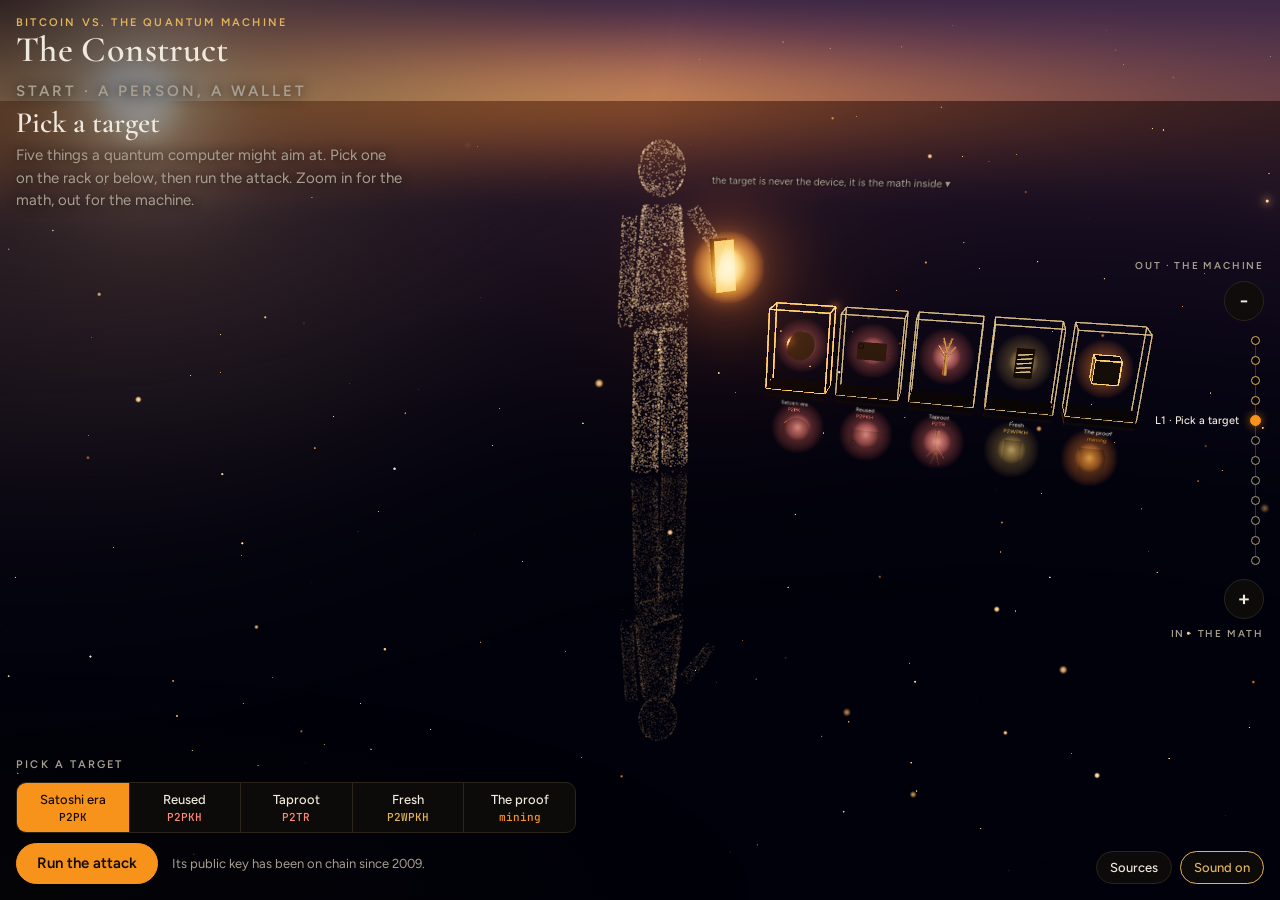
<file: index.html>
<!DOCTYPE html>
<html lang="en">
<head>
<meta charset="utf-8">
<meta name="viewport" content="width=device-width, initial-scale=1, viewport-fit=cover">
<title>THE CONSTRUCT — Bitcoin vs. The Quantum Machine</title>
<meta name="description" content="An infinite-zoom explorable. Zoom in to the elliptic-curve math that locks a bitcoin; zoom out to the quantum machine it would take to break it. Honest in both directions: never doom, never cope.">
<meta name="theme-color" content="#060504">
<link rel="icon" href="data:image/svg+xml,%3Csvg xmlns='http://www.w3.org/2000/svg' viewBox='0 0 64 64'%3E%3Crect width='64' height='64' rx='12' fill='%23060504'/%3E%3Ccircle cx='32' cy='32' r='15' fill='none' stroke='%23F7931A' stroke-width='4'/%3E%3Ccircle cx='32' cy='32' r='4' fill='%23E3B45C'/%3E%3C/svg%3E">
<script>
  // Embed mode is set before the first paint, so the full-page title never flashes inside a frame.
  if (/[?&]embed=1(&|$)/.test(location.search)) document.documentElement.classList.add('embed');
</script>
<link rel="preload" href="fonts/figtree-latin-400-normal.woff2" as="font" type="font/woff2" crossorigin>
<link rel="preload" href="fonts/figtree-latin-600-normal.woff2" as="font" type="font/woff2" crossorigin>
<link rel="preload" href="fonts/cormorant-garamond-latin-600-normal.woff2" as="font" type="font/woff2" crossorigin>
<link rel="preload" href="fonts/jetbrains-mono-latin-500-normal.woff2" as="font" type="font/woff2" crossorigin>
<link rel="stylesheet" href="css/construct.css">
<script type="importmap">
{ "imports": { "three": "./vendor/three/three.module.js", "three/addons/": "./vendor/three/addons/" } }
</script>
<link rel="modulepreload" href="vendor/three/three.core.js">
<link rel="modulepreload" href="vendor/three/three.module.js">
<script type="module" src="js/main.js"></script>
</head>
<body>
<canvas id="c" role="img" aria-label="A 3D scene on a zoom axis: in toward the math that locks a bitcoin, out toward the quantum machine it would take to break it."></canvas>

<div class="hud" id="hud">
  <header class="brand">
    <p class="kicker">Bitcoin vs. the quantum machine</p>
    <h1>The Construct</h1>
  </header>

  <section class="where" aria-live="polite">
    <p class="kicker" id="whereKicker"></p>
    <h2 id="whereTitle"></h2>
    <p id="whereText"></p>
  </section>

  <nav class="axis" aria-label="Zoom axis">
    <span class="end">Out · the machine</span>
    <div class="zoom"><button type="button" id="zoomOut" aria-label="Zoom out, toward the machine">−</button></div>
    <ol class="meter" id="meter"></ol>
    <div class="zoom"><button type="button" id="zoomIn" aria-label="Zoom in, toward the math">+</button></div>
    <span class="end">In · the math</span>
  </nav>

  <p class="hint" id="hint"><b>Scroll</b> or <b>pinch</b> to zoom · <b>drag</b> to look around · <b>+ / −</b> to step</p>

  <section class="dock" aria-label="Pick a target and run the attack">
    <p class="kicker">Pick a target</p>
    <div class="seg" role="group" aria-label="Target" id="targets"></div>
    <div class="run">
      <button type="button" class="btn solid" id="runBtn">Run the attack</button>
      <p id="runNote"></p>
    </div>
  </section>

  <details class="timeline" id="timeline" hidden>
    <summary class="kicker">The road from here</summary>
    <ol id="timelineList"></ol>
    <p id="timelineOdds"></p>
  </details>

  <p class="ticker" id="ticker" aria-live="polite"></p>

  <aside class="verdict" id="verdict" aria-live="polite" aria-labelledby="verdictTitle">
    <button type="button" class="x" id="verdictClose" aria-label="Close the verdict">×</button>
    <span class="badge" id="verdictBadge"></span>
    <h3 id="verdictTitle"></h3>
    <div id="verdictBody"></div>
  </aside>

  <div class="tools">
    <button type="button" class="tool" id="srcBtn" aria-haspopup="dialog" aria-label="Sources"><span class="l">Sources</span><span class="s" aria-hidden="true">[1]</span></button>
    <button type="button" class="tool" id="sndBtn" aria-pressed="false" aria-label="Sound"><span class="l">Sound off</span><span class="s" aria-hidden="true">♪</span></button>
    <button type="button" class="tool leave" id="leaveBtn" aria-label="Leave the construct"><span class="l">Leave (Esc)</span><span class="s" aria-hidden="true">✕</span></button>
  </div>
</div>

<div class="intro" id="intro">
  <div>
    <p class="kicker">Bitcoin vs. the quantum machine</p>
    <h1>The Construct</h1>
    <p><b>Scroll down</b> to fall into the math that locks a bitcoin. <b>Scroll up</b> to build the machine it would take to break it.</p>
    <p>Pick a target, then run the attack.</p>
    <p class="motto">Honest in both directions · never doom · never cope</p>
    <button type="button" class="btn" id="introGo">Begin</button>
  </div>
</div>

<div class="gate" id="gate">
  <p>Zoom in to the math that locks a bitcoin. Zoom out to the quantum machine it would take to break it.</p>
  <button type="button" class="btn solid" id="enterBtn">Enter the construct</button>
  <small>Inside, scroll or pinch to zoom. Leave with the button or Esc.</small>
</div>

<div class="sources" id="sources" role="dialog" aria-modal="true" aria-labelledby="sourcesTitle" hidden>
  <div>
    <button type="button" class="x" id="sourcesClose" aria-label="Close the sources">×</button>
    <p class="kicker">Checked 26 September 2026</p>
    <h2 id="sourcesTitle">Sources</h2>
    <p>Every number in the construct comes from one of these. Where they disagree, the construct shows the range. The machine in question does not exist yet, so its numbers are estimates.</p>
    <ol id="sourceList"></ol>
  </div>
</div>

<div class="err" id="err"><p>The construct needs WebGL 2. Try a recent Chrome, Safari, Firefox or Edge.</p></div>
<noscript><p style="position:fixed;inset:auto 0 0;padding:16px;text-align:center;color:#a79e90">The construct needs JavaScript and WebGL 2.</p></noscript>
</body>
</html>
</file>
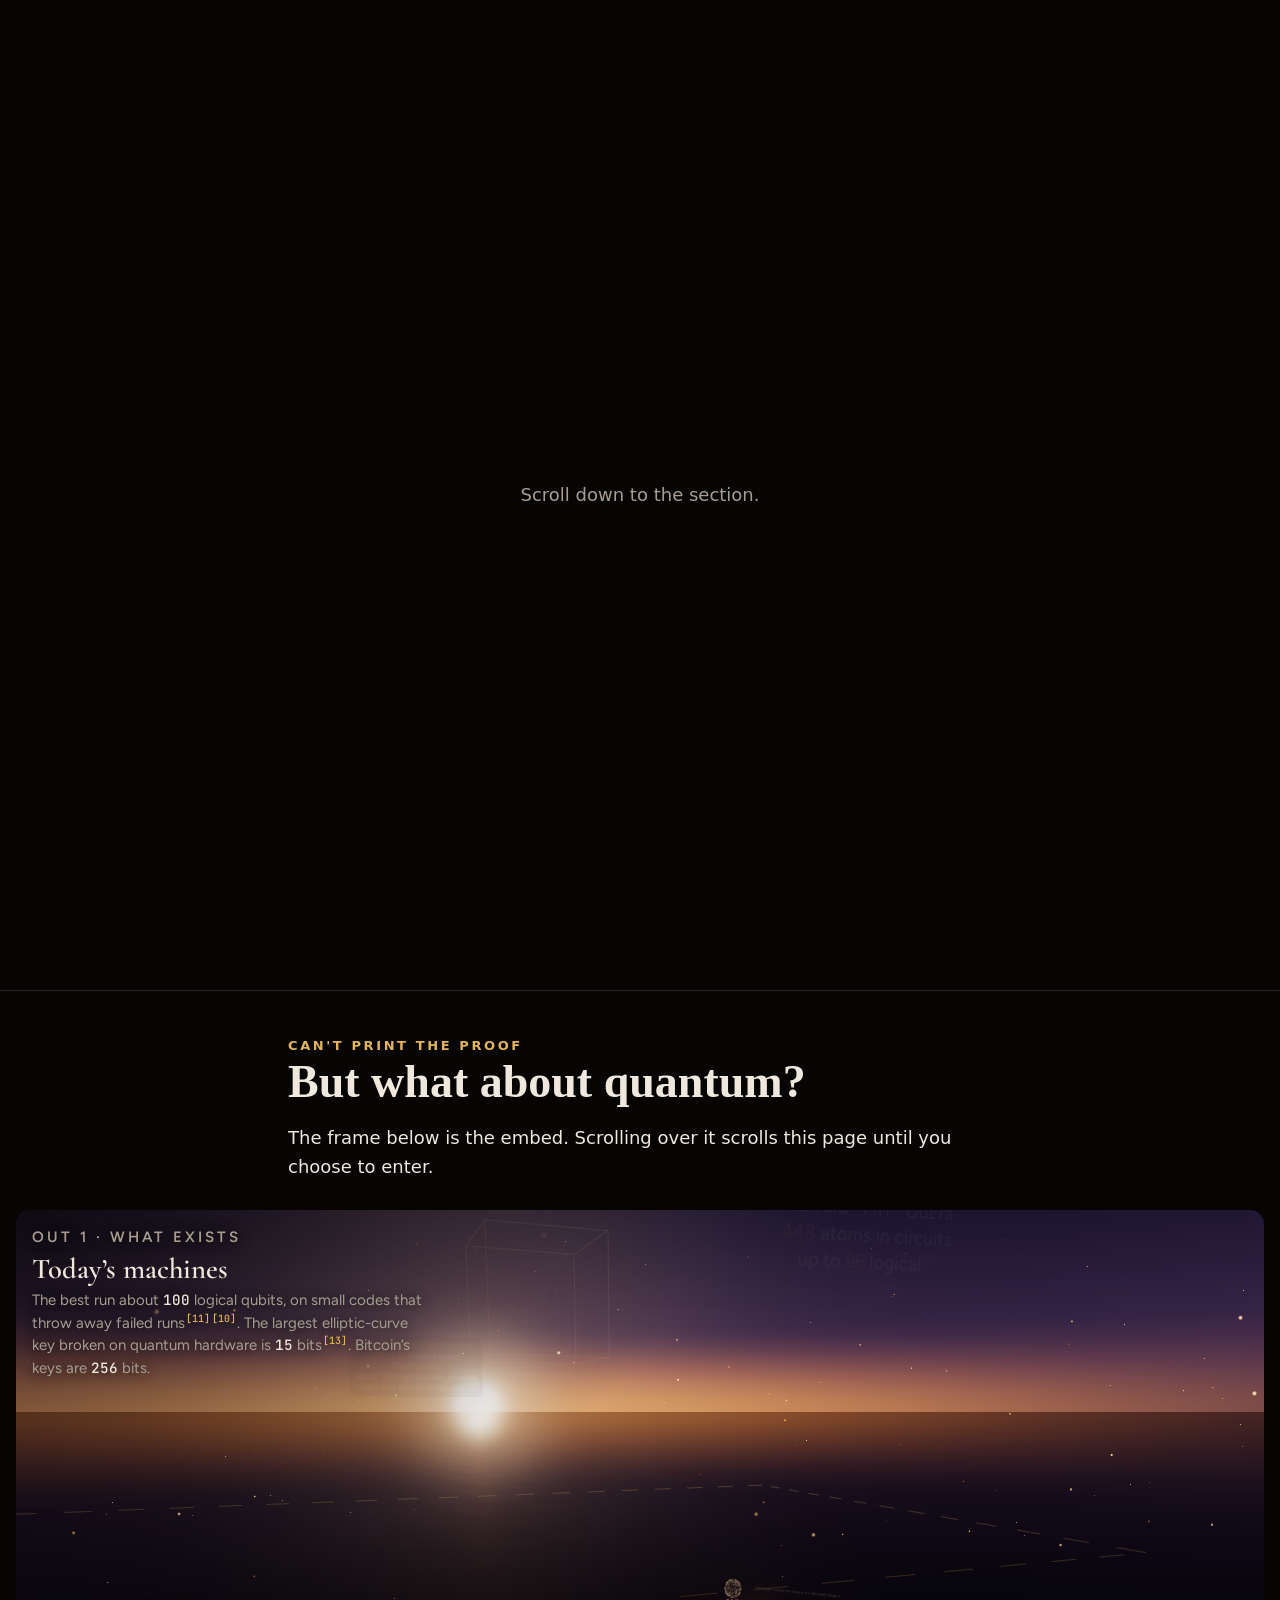
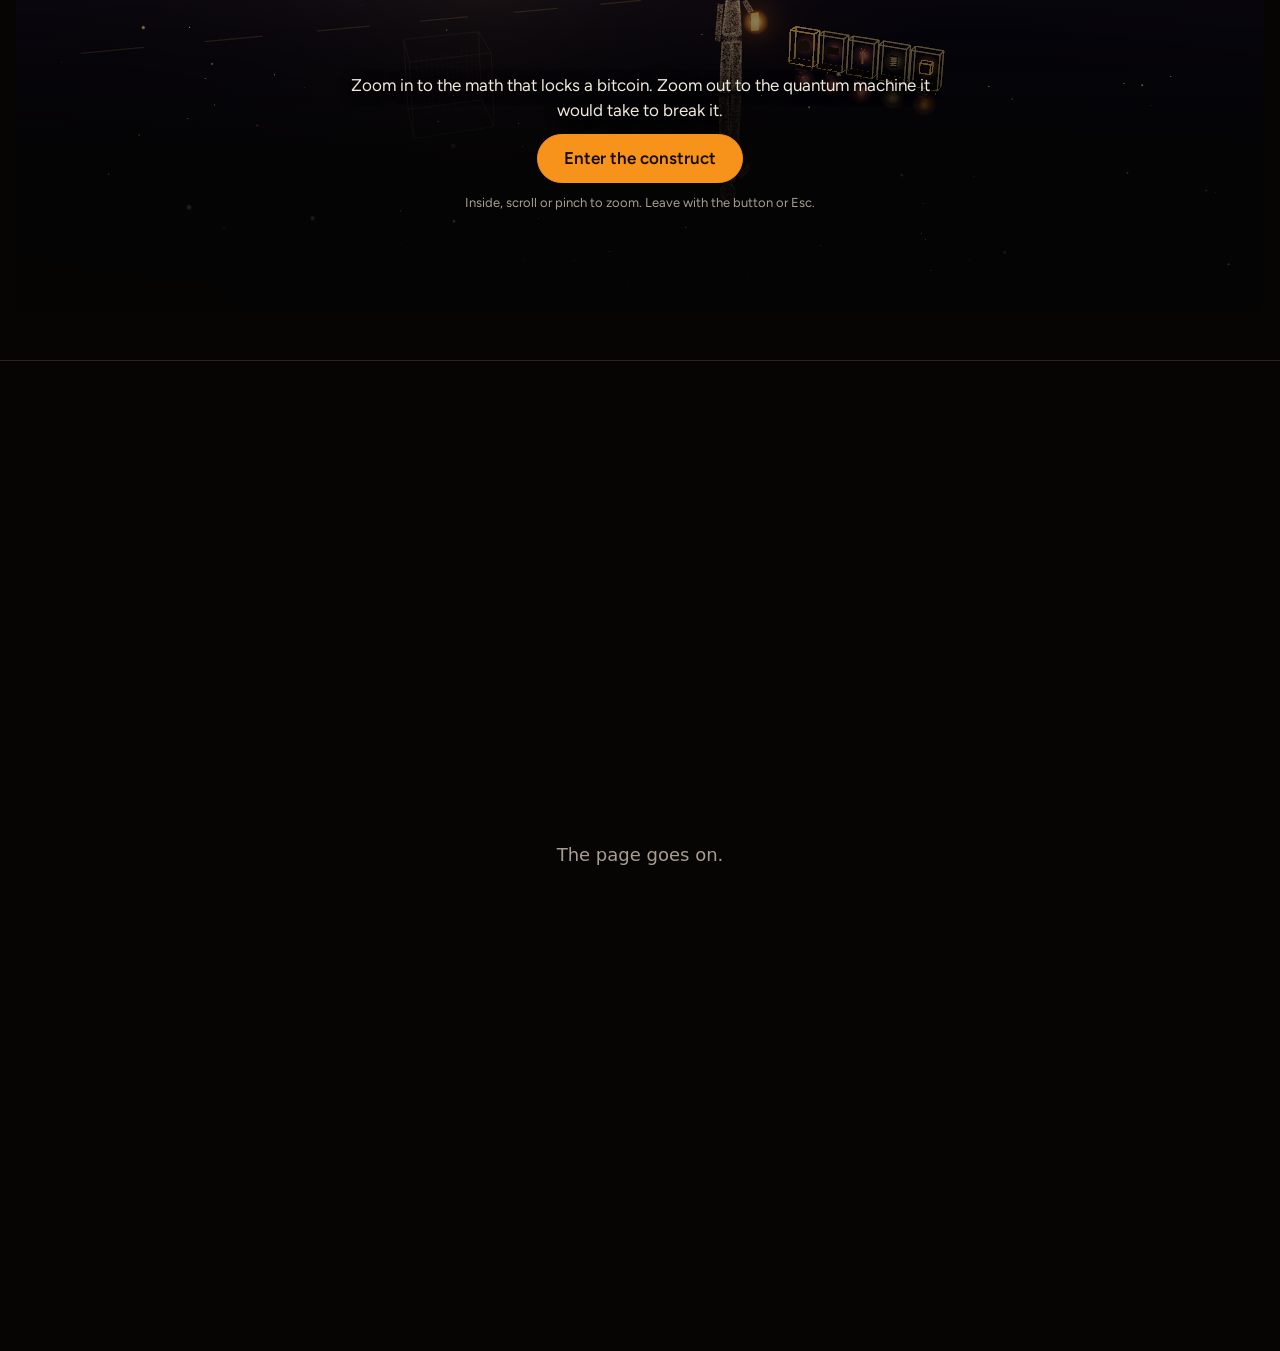
<file: tools/embed-demo.html>
<!DOCTYPE html>
<html lang="en">
<head>
<meta charset="utf-8">
<meta name="viewport" content="width=device-width, initial-scale=1">
<title>Embed demo · The Construct</title>
<meta name="robots" content="noindex">
<link rel="icon" href="data:,">
<style>
  /* A stand-in for the host section on the music-video site, to test the embed from the same origin. */
  body { margin: 0; background: #060504; color: #efe8dc; font: 18px/1.6 system-ui, sans-serif; }
  section { max-width: 78rem; margin: 0 auto; padding: 48px 16px; border-block: 1px solid #2b241d; }
  .col { max-width: 44rem; margin: 0 auto 28px; }
  h2 { font: 600 clamp(32px, 4.4vw, 46px)/1.05 Georgia, serif; margin: 6px 0 16px; }
  .kicker { margin: 0; font: 600 13px/1 system-ui, sans-serif; letter-spacing: 0.2em; text-transform: uppercase; color: #e3b45c; }
  .filler { height: 110vh; display: grid; place-items: center; color: #a79e90; }
</style>
</head>
<body>
<div class="filler">Scroll down to the section.</div>
<section>
  <div class="col">
    <p class="kicker">Can't Print the Proof</p>
    <h2>But what about quantum?</h2>
    <p>The frame below is the embed. Scrolling over it scrolls this page until you choose to enter.</p>
  </div>
  <!-- The snippet to paste: -->
  <iframe src="../?embed=1" title="The Construct: Bitcoin vs. the quantum machine" loading="lazy" allow="fullscreen" style="display:block;width:100%;aspect-ratio:16/9;min-height:560px;max-height:85vh;border:0;border-radius:14px;background:#060504"></iframe>
</section>
<div class="filler">The page goes on.</div>
</body>
</html>
</file>
<file: css/construct.css>
/* THE CONSTRUCT. Tokens, type and controls follow the Sovereignty simulator (css/sim.css in
   github.com/darbsllim/sovereignty-simulator): one dark world, warm ink, gold for old money,
   orange for bitcoin and proof, red for warnings. */
@font-face { font-family: "Cormorant Garamond"; font-weight: 600; font-display: swap; src: url(../fonts/cormorant-garamond-latin-600-normal.woff2) format("woff2"); }
@font-face { font-family: "Figtree"; font-weight: 400; font-display: swap; src: url(../fonts/figtree-latin-400-normal.woff2) format("woff2"); }
@font-face { font-family: "Figtree"; font-weight: 500; font-display: swap; src: url(../fonts/figtree-latin-500-normal.woff2) format("woff2"); }
@font-face { font-family: "Figtree"; font-weight: 600; font-display: swap; src: url(../fonts/figtree-latin-600-normal.woff2) format("woff2"); }
@font-face { font-family: "JetBrains Mono"; font-weight: 500; font-display: swap; src: url(../fonts/jetbrains-mono-latin-500-normal.woff2) format("woff2"); }

:root {
  --bg: #060504;
  --panel: #100d0a;
  --panel-a: rgba(16, 13, 10, 0.86);
  --ink: #efe8dc;
  --muted: #a79e90;
  --line: #2b241d;
  --gold: #e3b45c;
  --orange: #f7931a;
  --track: #3a3129;
  --bad: #ff8a7a;
  --ui: "Figtree", system-ui, -apple-system, "Segoe UI", sans-serif;
  --display: "Cormorant Garamond", Georgia, serif;
  --mono: "JetBrains Mono", ui-monospace, Menlo, monospace;
  --gut: 16px;
  color-scheme: dark;
}
* { box-sizing: border-box; }
[hidden] { display: none !important; }
html, body { margin: 0; height: 100%; overflow: hidden; background: var(--bg); color: var(--ink); }
/* Before the first frame: the same dawn as the scene, so nothing flashes. */
body { font-family: var(--ui); font-size: 16px; line-height: 1.5; -webkit-font-smoothing: antialiased;
  background: linear-gradient(to bottom, #04050c 0%, #120b16 34%, #4a2214 49%, #0a0706 50%, #1e0f0b 56%, #050403 100%) var(--bg); }
a { color: var(--orange); text-underline-offset: 3px; }
button { font: inherit; color: inherit; }
a:focus-visible, button:focus-visible { outline: 2px solid var(--orange); outline-offset: 3px; }

#c { position: fixed; inset: 0; width: 100%; height: 100%; display: block; touch-action: none; opacity: 0; transition: opacity 0.8s ease; }
.ready #c { opacity: 1; }
/* Embedded and not entered: the page around the frame keeps its scroll, on touch too. */
.embed:not(.entered) #c { touch-action: pan-x pan-y; }

.hud { position: fixed; inset: 0; pointer-events: none; z-index: 10; padding: max(var(--gut), env(safe-area-inset-top)) max(var(--gut), env(safe-area-inset-right)) max(var(--gut), env(safe-area-inset-bottom)) max(var(--gut), env(safe-area-inset-left)); }
.hud > * { pointer-events: auto; }
/* Soft shade behind the text corners, so words stay readable over a bright sky. */
.hud::before, .hud::after { content: ""; position: absolute; left: 0; pointer-events: none; z-index: -1; }
.hud::before { top: 0; width: min(680px, 80%); height: min(400px, 55%); background: radial-gradient(ellipse at 0% 0%, rgba(6, 5, 4, 0.7), rgba(6, 5, 4, 0) 70%); }
.hud::after { bottom: 0; width: min(760px, 95%); height: 230px; background: radial-gradient(ellipse at 0% 100%, rgba(6, 5, 4, 0.66), rgba(6, 5, 4, 0) 70%); }
.kicker { margin: 0; font: 600 11px/1.3 var(--ui); letter-spacing: 0.2em; text-transform: uppercase; color: var(--gold); }

/* Title (full page only; embedded, the host section gives the heading). */
.brand { position: absolute; top: max(var(--gut), env(safe-area-inset-top)); left: max(var(--gut), env(safe-area-inset-left)); pointer-events: none; }
.brand h1 { margin: 2px 0 0; font: 600 clamp(26px, 3vw, 36px)/1 var(--display); letter-spacing: 0.01em; }
.embed .brand, .embed .intro { display: none; }

/* Where you are on the zoom axis. */
.where { position: absolute; top: calc(max(var(--gut), env(safe-area-inset-top)) + 64px); left: max(var(--gut), env(safe-area-inset-left)); width: min(390px, calc(100% - 120px)); pointer-events: none; }
.embed .where { top: max(var(--gut), env(safe-area-inset-top)); }
.where h2 { margin: 4px 0 6px; font: 600 clamp(22px, 2.3vw, 30px)/1.08 var(--display); text-wrap: balance; }
.where p { margin: 0; font-size: 15px; line-height: 1.5; color: var(--muted); text-wrap: pretty; text-shadow: 0 1px 12px rgba(6, 5, 4, 0.9); }
.where p b { font: 500 0.95em/1 var(--mono); color: var(--ink); font-variant-numeric: tabular-nums; }
.where a.ref, .verdict a.ref { pointer-events: auto; font: 500 10px/1 var(--mono); vertical-align: super; color: var(--gold); text-decoration: none; padding: 0 1px; }
.where a.ref:hover, .verdict a.ref:hover { color: var(--orange); }

/* The depth meter and the zoom buttons. */
.axis { position: absolute; right: max(var(--gut), env(safe-area-inset-right)); top: 50%; transform: translateY(-50%); display: grid; justify-items: end; gap: 10px; }
.axis .end { font: 600 10px/1 var(--ui); letter-spacing: 0.18em; text-transform: uppercase; color: var(--muted); }
.meter { position: relative; display: grid; justify-items: end; gap: 2px; margin: 0; padding: 0; list-style: none; }
.meter li { display: flex; justify-content: flex-end; }
.meter::before { content: ""; position: absolute; right: 8px; top: 9px; bottom: 9px; width: 1px; background: var(--track); }
.meter button { display: flex; align-items: center; justify-content: flex-end; gap: 8px; height: 18px; padding: 0; border: 0; background: none; cursor: pointer; }
.meter button span { font: 500 11px/1 var(--ui); color: var(--muted); opacity: 0; transition: opacity 0.15s; white-space: nowrap; }
.meter button:hover span, .meter button:focus-visible span, .meter button[aria-current="true"] span { opacity: 1; }
.meter button[aria-current="true"] span { color: var(--ink); }
.meter button i { position: relative; width: 17px; height: 17px; display: grid; place-items: center; }
.meter button i::after { content: ""; width: 7px; height: 7px; border-radius: 50%; border: 1px solid var(--muted); background: var(--bg); }
.meter button.out i::after { border-color: var(--gold); }
.meter button[aria-current="true"] i::after { width: 9px; height: 9px; border-color: var(--orange); background: var(--orange); box-shadow: 0 0 10px rgba(247, 147, 26, 0.7); }
.zoom { display: grid; gap: 6px; }
.zoom button, .chipbtn { width: 40px; height: 40px; border-radius: 50%; border: 1px solid var(--line); background: var(--panel-a); cursor: pointer; font: 500 20px/1 var(--mono); display: grid; place-items: center; }
.zoom button:hover, .chipbtn:hover { border-color: var(--orange); }

/* Wallet chooser and the attack. */
.dock { position: absolute; left: max(var(--gut), env(safe-area-inset-left)); bottom: max(var(--gut), env(safe-area-inset-bottom)); width: min(560px, calc(100% - 2 * var(--gut))); display: grid; gap: 10px; }
.dock .kicker { color: var(--muted); }
.seg { display: grid; grid-template-columns: repeat(5, minmax(0, 1fr)); border: 1px solid var(--line); border-radius: 10px; overflow: hidden; background: var(--panel-a); -webkit-backdrop-filter: blur(6px); backdrop-filter: blur(6px); }
.seg button { font: 500 13px/1.2 var(--ui); background: transparent; border: 0; padding: 9px 4px; cursor: pointer; text-align: center; min-width: 0; display: flex; flex-direction: column; align-items: center; gap: 3px; }
.seg button + button { border-left: 1px solid var(--line); }
.seg small { display: block; font: 500 11px/1.1 var(--mono); color: var(--muted); }
.seg small.ex { color: var(--bad); } .seg small.hd { color: var(--gold); } .seg small.pw { color: var(--orange); }
.seg button[aria-pressed="true"] { background: var(--orange); color: #140c02; }
.seg button[aria-pressed="true"] small { color: #140c02; }
.seg button:focus-visible { outline: 2px solid var(--ink); outline-offset: -4px; }
.run { display: flex; align-items: center; gap: 14px; }
.btn { font: 600 15px/1 var(--ui); color: var(--ink); background: rgba(6, 5, 4, 0.72); border: 1px solid var(--orange); border-radius: 999px; padding: 12px 20px; cursor: pointer; white-space: nowrap; }
.btn:hover { background: rgba(247, 147, 26, 0.16); }
.btn.solid { background: var(--orange); color: #140c02; border-color: var(--orange); }
.btn:disabled { opacity: 0.55; cursor: progress; }
.run p { margin: 0; font-size: 13px; line-height: 1.35; color: var(--muted); }

/* Bottom-right tools. */
.tools { position: absolute; right: max(var(--gut), env(safe-area-inset-right)); bottom: max(var(--gut), env(safe-area-inset-bottom)); display: flex; gap: 8px; align-items: center; }
.tool { font: 500 13px/1 var(--ui); padding: 9px 13px; border-radius: 999px; border: 1px solid var(--line); background: var(--panel-a); cursor: pointer; white-space: nowrap; }
.tool:hover { border-color: var(--orange); }
.tool[aria-pressed="true"] { border-color: var(--gold); color: var(--gold); }
.tool .s { display: none; font: 500 13px/1 var(--mono); }
.tool.off .s { text-decoration: line-through; opacity: 0.7; }
.leave { display: none; }
.embed.entered .leave { display: inline-grid; place-items: center; border-color: var(--orange); }

.hint { position: absolute; left: 50%; top: max(var(--gut), env(safe-area-inset-top)); transform: translateX(-50%); margin: 0; font-size: 13px; color: var(--muted); white-space: nowrap; pointer-events: none; transition: opacity 0.6s; }
.hint b { font-weight: 600; color: var(--ink); }
.hint.gone { opacity: 0; }

/* The verdict after an attack. */
.verdict { position: absolute; right: calc(max(var(--gut), env(safe-area-inset-right)) + 150px); top: 50%; transform: translateY(-50%); width: min(400px, calc(100% - 2 * var(--gut))); max-height: calc(100% - 2 * var(--gut)); overflow: auto;
  background: var(--panel-a); -webkit-backdrop-filter: blur(10px); backdrop-filter: blur(10px); border: 1px solid var(--line); border-radius: 14px; padding: 18px 20px 16px; opacity: 0; visibility: hidden; transition: opacity 0.35s, visibility 0.35s; z-index: 3; }
.verdict.show { opacity: 1; visibility: visible; }
.verdict .badge { display: inline-block; font: 600 11px/1 var(--ui); letter-spacing: 0.16em; text-transform: uppercase; padding: 6px 9px; border-radius: 999px; border: 1px solid currentColor; }
.verdict .badge.bad { color: var(--bad); } .verdict .badge.ok { color: var(--gold); } .verdict .badge.proof { color: var(--orange); }
.verdict h3 { margin: 10px 0 8px; font: 600 26px/1.08 var(--display); text-wrap: balance; }
.verdict p { margin: 0 0 10px; font-size: 14.5px; line-height: 1.5; color: var(--muted); }
.verdict p b { color: var(--ink); font-weight: 600; }
.verdict .fix { color: var(--ink); border-top: 1px solid var(--line); padding-top: 10px; }
.verdict .fix::before { content: "What fixes it  "; display: block; font: 600 10px/1.6 var(--ui); letter-spacing: 0.18em; text-transform: uppercase; color: var(--gold); }
.verdict .x { position: absolute; top: 10px; right: 10px; width: 30px; height: 30px; border: 0; border-radius: 50%; background: none; cursor: pointer; color: var(--muted); font: 400 20px/1 var(--ui); }
.verdict .x:hover { color: var(--ink); }

/* The road from here (outermost level). */
.timeline { position: absolute; right: calc(max(var(--gut), env(safe-area-inset-right)) + 190px); bottom: max(var(--gut), env(safe-area-inset-bottom)); width: min(640px, calc(100% - 800px)); min-width: 420px;
  background: var(--panel-a); -webkit-backdrop-filter: blur(8px); backdrop-filter: blur(8px); border: 1px solid var(--line); border-radius: 14px; padding: 14px 16px 12px; }
.timeline > summary { cursor: pointer; list-style: none; }
.timeline > summary::-webkit-details-marker { display: none; }
.timeline > summary::after { content: " +"; font: 500 13px/1 var(--mono); color: var(--orange); }
.timeline[open] > summary::after { content: " −"; }
.timeline ol { position: relative; display: grid; grid-template-columns: repeat(5, minmax(0, 1fr)); gap: 10px; margin: 10px 0 10px; padding: 14px 0 0; list-style: none; }
.timeline ol::before { content: ""; position: absolute; left: 4px; right: 4px; top: 4px; height: 1px; background: linear-gradient(to right, var(--gold), var(--orange)); }
.timeline li { position: relative; display: grid; gap: 3px; font-size: 12.5px; line-height: 1.35; color: var(--muted); }
.timeline li::before { content: ""; position: absolute; top: -14px; left: 0; width: 7px; height: 7px; border-radius: 50%; background: var(--gold); }
.timeline li b { font: 500 14px/1 var(--mono); color: var(--ink); }
.timeline > p:last-child { margin: 0; font-size: 13px; line-height: 1.45; color: var(--muted); border-top: 1px solid var(--line); padding-top: 8px; }
.timeline > p:last-child b { color: var(--orange); font: 500 13px/1 var(--mono); }
.timeline a.ref { pointer-events: auto; font: 500 9.5px/1 var(--mono); vertical-align: super; color: var(--gold); text-decoration: none; }

/* Status ticker while the attack runs. */
.ticker { position: absolute; left: 50%; bottom: calc(max(var(--gut), env(safe-area-inset-bottom)) + 150px); transform: translateX(-50%); margin: 0; font: 500 13px/1.5 var(--mono); color: var(--orange); text-align: center; white-space: pre; pointer-events: none; text-shadow: 0 0 12px rgba(6, 5, 4, 0.95), 0 0 2px rgba(6, 5, 4, 0.95); min-height: 3em; }

/* Sources. */
.sources { position: fixed; inset: 0; z-index: 30; display: grid; place-items: center; padding: var(--gut); background: rgba(6, 5, 4, 0.72); }
.sources > div { width: min(760px, 100%); max-height: 100%; overflow: auto; background: var(--panel); border: 1px solid var(--line); border-radius: 14px; padding: 22px clamp(16px, 3vw, 28px) 18px; position: relative; }
.sources h2 { margin: 4px 0 6px; font: 600 30px/1.1 var(--display); }
.sources > div > p { margin: 0 0 14px; font-size: 14px; color: var(--muted); max-width: 62ch; }
.sources ol { margin: 0; padding-left: 1.6em; display: grid; gap: 10px; }
.sources li { font-size: 14px; line-height: 1.45; color: var(--muted); padding-left: 4px; }
.sources li::marker { font: 500 12px var(--mono); color: var(--gold); }
.sources li b { color: var(--ink); font-weight: 600; }
.sources li:target { background: rgba(247, 147, 26, 0.08); outline: 1px solid rgba(247, 147, 26, 0.35); border-radius: 6px; }
.sources .x { position: sticky; top: 0; float: right; width: 34px; height: 34px; border: 1px solid var(--line); border-radius: 50%; background: var(--panel); cursor: pointer; color: var(--ink); font: 400 20px/1 var(--ui); }

/* Full page: the intro card. */
.intro { position: fixed; inset: 0; z-index: 20; display: grid; place-items: center; padding: var(--gut); background: radial-gradient(ellipse at 50% 55%, rgba(6, 5, 4, 0.35), rgba(6, 5, 4, 0.9) 70%); transition: opacity 0.9s; text-align: center; }
.intro.gone { opacity: 0; pointer-events: none; }
.intro h1 { margin: 10px 0 12px; font: 600 clamp(44px, 8vw, 88px)/0.95 var(--display); letter-spacing: 0.01em; }
.intro p { margin: 0 auto 8px; max-width: 34em; color: var(--muted); font-size: clamp(15px, 1.6vw, 18px); }
.intro .motto { margin-top: 18px; color: var(--gold); font-size: 14px; letter-spacing: 0.08em; }
.intro .btn { margin-top: 26px; }

/* Embedded: the gate. Nothing captures the page's scroll until the visitor enters. */
.gate { position: fixed; inset: 0; z-index: 20; display: none; align-content: end; justify-items: center; gap: 10px; padding: var(--gut) var(--gut) max(28px, 8%); text-align: center;
  background: linear-gradient(to bottom, rgba(6, 5, 4, 0) 30%, rgba(6, 5, 4, 0.82) 78%); }
.embed:not(.entered) .gate { display: grid; }
.embed:not(.entered) .hud .timeline, .embed:not(.entered) .hud .dock, .embed:not(.entered) .hud .axis, .embed:not(.entered) .hud .tools, .embed:not(.entered) .hud .hint, .embed:not(.entered) .hud .verdict, .embed:not(.entered) .hud .ticker { display: none; }
.gate p { margin: 0; max-width: 36em; font-size: clamp(14px, 1.6vw, 17px); color: var(--ink); text-shadow: 0 1px 14px rgba(6, 5, 4, 0.9); }
.gate small { font-size: 13px; color: var(--muted); }
.gate .btn { font-size: 17px; padding: 15px 26px; }

.err { position: fixed; inset: 0; z-index: 99; display: none; place-items: center; padding: 30px; text-align: center; background: var(--bg); color: var(--muted); }
.no-webgl .err { display: grid; }

/* Phones and small frames. */
@media (max-width: 720px) {
  .brand h1 { font-size: 22px; }
  .brand .kicker { font-size: 9.5px; }
  .where { top: calc(max(var(--gut), env(safe-area-inset-top)) + 46px); width: calc(100% - 76px); }
  .where h2 { font-size: 21px; }
  .where p { font-size: 13.5px; line-height: 1.42; }
  .axis { gap: 8px; }
  .axis .end { display: none; }
  .meter button { height: 15px; }
  .meter button span { display: none; }
  .zoom button { width: 38px; height: 38px; }
  .dock { gap: 8px; }
  .dock > .kicker { display: none; }
  .seg { grid-template-columns: repeat(5, minmax(64px, 1fr)); overflow-x: auto; scrollbar-width: none; }
  .seg button { padding: 8px 2px; font-size: 12px; }
  .seg small { font-size: 10px; }
  .run p { display: none; }
  .btn { padding: 11px 16px; font-size: 14px; }
  .tools { gap: 6px; }
  .tool { padding: 8px 10px; font-size: 12.5px; }
  .hint { display: none; }
  .verdict { right: var(--gut); left: var(--gut); top: auto; bottom: calc(max(var(--gut), env(safe-area-inset-bottom)) + 100px); transform: none; width: auto; max-height: 58%; padding: 14px 16px 12px; }
  .verdict h3 { font-size: 22px; }
  .verdict p { font-size: 13.5px; }
  .ticker { bottom: calc(max(var(--gut), env(safe-area-inset-bottom)) + 108px); font-size: 11.5px; }
}
/* Below 1241px, and in a frame, there is no room in the bottom row: the timeline starts closed, as a small chip
   above the dock. */
.timeline:not([open]) { width: auto; min-width: 0; }
@media (max-width: 1240px) {
  .timeline { left: max(var(--gut), env(safe-area-inset-left)); right: auto; width: auto; min-width: 0; bottom: calc(max(var(--gut), env(safe-area-inset-bottom)) + 150px); }
  .timeline[open] { right: max(var(--gut), env(safe-area-inset-right)); }
}
.embed .timeline { left: max(var(--gut), env(safe-area-inset-left)); right: auto; width: auto; min-width: 0; bottom: calc(max(var(--gut), env(safe-area-inset-bottom)) + 150px); }
.embed .timeline[open] { right: max(var(--gut), env(safe-area-inset-right)); }
@media (max-width: 720px) {
  .timeline { bottom: calc(max(var(--gut), env(safe-area-inset-bottom)) + 124px); padding: 10px 12px 8px; right: auto; }
  .timeline[open] { right: max(var(--gut), env(safe-area-inset-right)); }
  .timeline ol { grid-template-columns: repeat(5, minmax(96px, 1fr)); overflow-x: auto; scrollbar-width: none; gap: 8px; }
  .timeline li { font-size: 11.5px; }
  .timeline > p:last-child { font-size: 12px; }
}
@media (max-height: 520px) and (min-width: 721px) {
  .where p { display: none; }
  .axis .end, .meter button span { display: none; }
  .meter button { height: 14px; }
}
/* Narrow frames: the tools become small round buttons beside Run the attack. */
@media (max-width: 480px) {
  .tool { width: 38px; height: 38px; padding: 0; display: grid; place-items: center; }
  .leave { display: none; }
  .embed.entered .leave { display: grid; }
  .tool .l { display: none; }
  .tool .s { display: inline; }
}
@media (prefers-reduced-motion: reduce) {
  #c, .intro, .verdict, .hint, .meter button span { transition: none; }
}
</file>
